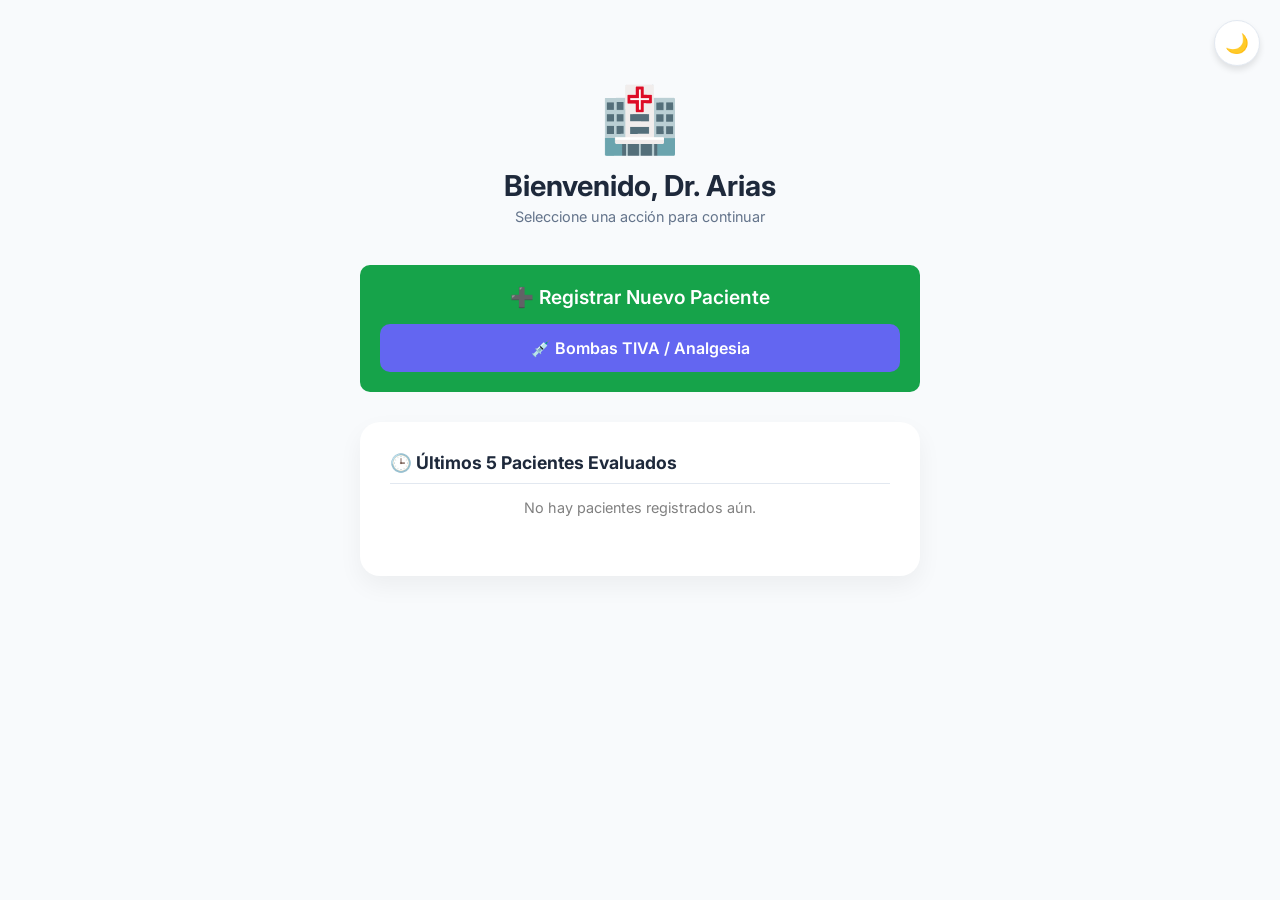
<file: index.html>
<!DOCTYPE html>
<html lang="es">
<head>
    <link rel="apple-touch-icon" href="icon.png">
    <meta charset="UTF-8">
    <meta name="viewport" content="width=device-width, initial-scale=1.0">
    <title>HemoCalc - Menú Principal</title>
    <link rel="manifest" href="manifest.json">
    <meta name="theme-color" content="#0f172a">
    <link href="https://fonts.googleapis.com/css2?family=Inter:wght@400;500;700&display=swap" rel="stylesheet">
    <link rel="stylesheet" href="styles.css">
</head>
<body class="calc-body">
    <button id="theme-btn" class="theme-toggle">🌙</button>

    <div class="calc-container" style="max-width: 600px;">
        <div class="calc-header">
            <div class="logo" style="font-size: 4rem; margin-bottom: 10px;">🏥</div>
            <h2>Bienvenido, Dr. Arias</h2>
            <p>Seleccione una acción para continuar</p>
        </div>

        <button onclick="nuevoPaciente()" class="btn-primary" style="font-size: 1.2rem; padding: 20px; background-color: #16a34a; margin-bottom: 30px;">
            ➕ Registrar Nuevo Paciente
            <a href="tiva.html" class="btn-primary" style="display: block; text-align: center; text-decoration: none; margin-top: 15px; background-color: #6366f1;">
    💉 Bombas TIVA / Analgesia
</a>
        </button>

        <div class="calc-card">
            <h3 style="margin-bottom: 15px; font-size: 1.1rem; color: var(--text-main); border-bottom: 1px solid var(--border-color); padding-bottom: 10px;">🕒 Últimos 5 Pacientes Evaluados</h3>
            
            <div id="lista-historial">
                <!-- Aquí aparecerán los pacientes mágicamente -->
            </div>
        </div>
    </div>

    <script>
        // Lógica del modo oscuro
        const themeBtn = document.getElementById('theme-btn');
        const currentTheme = localStorage.getItem('theme') || 'light';
        if (currentTheme === 'dark') { document.body.setAttribute('data-theme', 'dark'); themeBtn.innerText = '☀️'; }
        themeBtn.addEventListener('click', () => {
            let theme = document.body.getAttribute('data-theme');
            if (theme === 'dark') { document.body.removeAttribute('data-theme'); localStorage.setItem('theme', 'light'); themeBtn.innerText = '🌙'; } 
            else { document.body.setAttribute('data-theme', 'dark'); localStorage.setItem('theme', 'dark'); themeBtn.innerText = '☀️'; }
        });

        // --- FUNCIONES DEL HISTORIAL ---
        const listaHistorial = document.getElementById('lista-historial');
        const pacientesGuardados = JSON.parse(localStorage.getItem('historialPacientes')) || [];

        // Función para empezar de cero
        function nuevoPaciente() {
            localStorage.removeItem('pacienteActivoId'); // Borra la memoria temporal
            window.location.href = 'calculadora.html';
        }

        // Función para abrir un paciente viejo
        function abrirPaciente(id) {
            localStorage.setItem('pacienteActivoId', id); // Guarda el ID que queremos editar
            window.location.href = 'calculadora.html';
        }

        // Renderizar la lista
        if (pacientesGuardados.length === 0) {
            listaHistorial.innerHTML = "<p style='text-align:center; color:gray;'>No hay pacientes registrados aún.</p>";
        } else {
            pacientesGuardados.forEach(paciente => {
                // Le agregamos el 'onclick="abrirPaciente()"' y el cursor pointer
                listaHistorial.innerHTML += `
                    <div onclick="abrirPaciente(${paciente.id})" style="background-color: var(--bg-color); padding: 15px; border-radius: 10px; margin-bottom: 10px; border: 1px solid var(--border-color); cursor: pointer;">
                        <strong style="color: var(--primary-color); display:block;">${paciente.nombre}</strong>
                        <span style="font-size: 0.85rem; color: var(--text-muted);">Historia: ${paciente.historia} | Sangrado: ${paciente.sangrado} ml</span><br>
                        <span style="font-size: 0.8rem; color: gray;">Evaluado el: ${paciente.fecha}</span>
                    </div>
                `;
            });
        }
    </script>
    <script>
        if ('serviceWorker' in navigator) {
            navigator.serviceWorker.register('sw.js')
            .then(() => console.log('App lista para funcionar sin internet'));
        }
    </script>
</body>
</html>
</file>
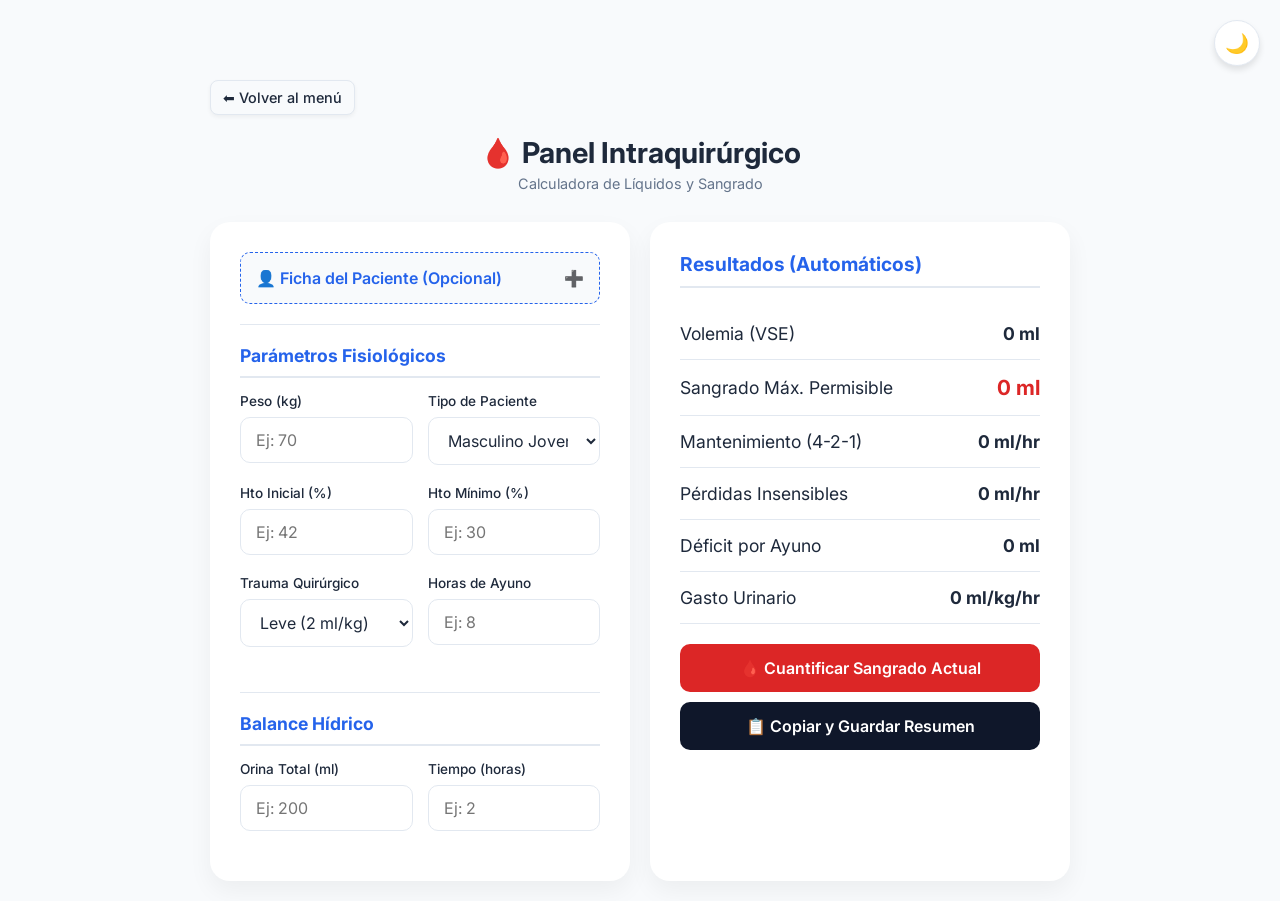
<file: calculadora.html>
<!DOCTYPE html>
<html lang="es">
<head>
    <link rel="apple-touch-icon" href="icon.png">
    <meta charset="UTF-8">
    <meta name="viewport" content="width=device-width, initial-scale=1.0">
    <title>HemoCalc - Calculadora</title>
    <link href="https://fonts.googleapis.com/css2?family=Inter:wght@400;500;700&display=swap" rel="stylesheet">
    <link rel="stylesheet" href="styles.css">
</head>
<body class="calc-body">
    <!-- Botón de Modo Oscuro -->
    <button id="theme-btn" class="theme-toggle">🌙</button>

    <div class="calc-container">
        <!-- Botón de Volver al Inicio -->
<!-- Botón de Volver al Inicio -->
        <a href="index.html" style="display: inline-flex; align-items: center; padding: 8px 12px; margin-bottom: 20px; color: var(--text-main); background-color: var(--bg-color); border: 1px solid var(--border-color); border-radius: 8px; text-decoration: none; font-size: 0.9rem; font-weight: 500; box-shadow: 0 2px 4px rgba(0,0,0,0.05);">
            ⬅ Volver al menú
        </a>        
        <div class="calc-header">
            <h2>🩸 Panel Intraquirúrgico</h2>
            <p>Calculadora de Líquidos y Sangrado</p>
        </div>

        <div class="calc-grid">
            <div class="calc-card input-section">
                
           <!-- NUEVO: Botón Desplegable de Identificación (Irrompible) -->
                <button type="button" id="btn-toggle-id" onclick="toggleFicha()" style="width: 100%; padding: 15px; background-color: var(--bg-color); border: 1px dashed var(--primary-color); color: var(--primary-color); border-radius: 10px; font-size: 1rem; font-weight: 600; cursor: pointer; margin-bottom: 20px; display: flex; justify-content: space-between; align-items: center; transition: all 0.3s;">
                    <span>👤 Ficha del Paciente (Opcional)</span>
                    <span id="toggle-icon">➕</span>
                </button>
                
                <!-- Contenedor de Identificación (Oculto por defecto) -->
                <div id="seccion-identificacion" style="display: none;">
                    <div class="input-group" style="margin-bottom: 15px;">
                        <label for="id-nombre">Nombre del Paciente</label>
                        <input type="text" id="id-nombre" placeholder="Nombre completo">
                    </div>
                    
                    <div class="input-row">
                        <div class="input-group">
                            <label for="id-cedula">Cédula</label>
                            <input type="text" id="id-cedula" inputmode="numeric" placeholder="N° de Cédula">
                        </div>
                        <div class="input-group">
                            <label for="id-historia">Historia Clínica</label>
                            <input type="text" id="id-historia" inputmode="numeric" placeholder="N° de Historia">
                        </div>
                    </div>

                    <div class="input-row" style="margin-top: 15px;">
                        <div class="input-group">
                            <label for="id-edad">Edad</label>
                            <input type="number" id="id-edad" inputmode="decimal" placeholder="Años">
                        </div>
                        <div class="input-group">
                            <label for="id-servicio">Servicio Quirúrgico</label>
                            <input type="text" id="id-servicio" placeholder="Ej: Traumatología...">
                        </div>
                    </div>

                    <div class="input-row" style="margin-top: 15px;">
                        <div class="input-group">
                            <label for="id-asa">Clasificación ASA</label>
                            <div style="display: flex; gap: 10px; align-items: center;">
                                <select id="id-asa" style="flex: 1;">
                                    <option value="-">Seleccionar...</option>
                                    <option value="ASA I">ASA I</option>
                                    <option value="ASA II">ASA II</option>
                                    <option value="ASA III">ASA III</option>
                                    <option value="ASA IV">ASA IV</option>
                                    <option value="ASA V">ASA V</option>
                                </select>
                                <label style="display: flex; align-items: center; gap: 5px; margin-bottom: 0; cursor: pointer; font-weight: 500; font-size: 0.9rem;">
                                    <input type="checkbox" id="id-asa-e" style="width: 18px; height: 18px; margin: 0; cursor: pointer;">
                                    (E)
                                </label>
                            </div>
                        </div>
                        <div class="input-group">
                            <label for="id-sangre">Tipo de Sangre</label>
                            <select id="id-sangre">
                                <option value="-">Seleccionar...</option>
                                <option value="O+">O+</option>
                                <option value="O-">O-</option>
                                <option value="A+">A+</option>
                                <option value="A-">A-</option>
                                <option value="B+">B+</option>
                                <option value="B-">B-</option>
                                <option value="AB+">AB+</option>
                                <option value="AB-">AB-</option>
                            </select>
                        </div>
                    </div>

                    <div class="input-group" style="margin-top: 15px;">
                        <label for="id-dx">Diagnóstico</label>
                        <input type="text" id="id-dx" placeholder="Diagnóstico de ingreso">
                    </div>

                    <div class="input-group" style="margin-top: 15px; margin-bottom: 25px;">
                        <label for="id-plan">Plan / Procedimiento</label>
                        <input type="text" id="id-plan" placeholder="Procedimiento a realizar">
                    </div>
                </div>

                <h3 style="margin-bottom: 15px; font-size: 1.1rem; color: var(--primary-color); border-top: 1px solid var(--border-color); padding-top: 20px;">Parámetros Fisiológicos</h3>
                
                <div class="input-row">
                    <div class="input-group">
                        <label for="peso">Peso (kg)</label>
                        <input type="number" id="peso" inputmode="decimal" placeholder="Ej: 70" min="1">
                    </div>
                    <div class="input-group">
                        <label for="tipo-paciente">Tipo de Paciente</label>
                        <select id="tipo-paciente">
                            <optgroup label="Adultos (Medios y Geriátricos)">
                                <option value="75">Masculino Joven/Medio (75 ml/kg)</option>
                                <option value="65">Femenino Joven/Medio (65 ml/kg)</option>
                                <option value="65">Anciano Masculino >65a (65 ml/kg)</option>
                                <option value="55">Anciana Femenina >65a (55 ml/kg)</option>
                                <option value="55">Paciente con Obesidad (55 ml/kg)</option>
                            </optgroup>
                            <optgroup label="Obstetricia">
                                <option value="90">Embarazada a término (90 ml/kg)</option>
                            </optgroup>
                            <optgroup label="Pediatría">
                                <option value="95">Prematuro (95 ml/kg)</option>
                                <option value="85">Neonato a término (85 ml/kg)</option>
                                <option value="80">Lactante < 1 año (80 ml/kg)</option>
                                <option value="75">Niño > 1 año (75 ml/kg)</option>
                            </optgroup>
                        </select>
                    </div>
                </div>

                <div class="input-row">
                    <div class="input-group">
                        <label for="hto-inicial">Hto Inicial (%)</label>
                        <input type="number" id="hto-inicial" inputmode="decimal" placeholder="Ej: 42" min="1">
                    </div>
                    <div class="input-group">
                        <label for="hto-minimo">Hto Mínimo (%)</label>
                        <input type="number" id="hto-minimo" inputmode="decimal" placeholder="Ej: 30" min="1">
                    </div>
                </div>

                <div class="input-row">
                    <div class="input-group">
                        <label for="trauma">Trauma Quirúrgico</label>
                        <select id="trauma">
                            <option value="2">Leve (2 ml/kg)</option>
                            <option value="4">Moderado (4 ml/kg)</option>
                            <option value="6">Severo (6 ml/kg)</option>
                        </select>
                    </div>
                    <div class="input-group">
                        <label for="ayuno">Horas de Ayuno</label>
                        <input type="number" id="ayuno" inputmode="decimal" placeholder="Ej: 8" min="0">
                    </div>
                </div>

                <h3 style="margin-top: 25px; margin-bottom: 15px; font-size: 1.1rem; color: var(--primary-color); border-top: 1px solid var(--border-color); padding-top: 20px;">Balance Hídrico</h3>
                <div class="input-row">
                    <div class="input-group">
                        <label for="vol-orina">Orina Total (ml)</label>
                        <input type="number" id="vol-orina" inputmode="decimal" placeholder="Ej: 200" min="0">
                    </div>
                    <div class="input-group">
                        <label for="tiempo-orina">Tiempo (horas)</label>
                        <input type="number" id="tiempo-orina" inputmode="decimal" placeholder="Ej: 2" min="0.1">
                    </div>
                </div>
            </div>

            <div class="calc-card result-section">
                <h3>Resultados (Automáticos)</h3>
                
                <div class="result-item"><span>Volemia (VSE)</span><strong id="res-volemia">0 ml</strong></div>
                <div class="result-item highlight"><span>Sangrado Máx. Permisible</span><strong id="res-sangrado">0 ml</strong></div>
                <div class="result-item"><span>Mantenimiento (4-2-1)</span><strong id="res-mantenimiento">0 ml/hr</strong></div>
                <div class="result-item"><span>Pérdidas Insensibles</span><strong id="res-insensibles">0 ml/hr</strong></div>
                <div class="result-item"><span>Déficit por Ayuno</span><strong id="res-ayuno">0 ml</strong></div>
                <div class="result-item"><span>Gasto Urinario</span><strong id="res-diuresis">0 ml/kg/hr</strong></div>

                <button id="btn-cuantificar" class="btn-primary" style="margin-top: 20px; background-color: #dc2626;">🩸 Cuantificar Sangrado Actual</button>
                <button id="btn-copiar" class="btn-primary" style="margin-top: 10px; background-color: #0f172a;">📋 Copiar y Guardar Resumen</button>
            </div>
        </div>
    </div>

    <!-- MODAL (Ventana de Cuantificación) -->
    <div id="modal-sangrado" class="modal">
        <div class="modal-content">
            <span class="close-btn">&times;</span>
            <h3>Cuantificación en Tiempo Real</h3>
            <div class="modal-grid">
                <div class="modal-section">
                    <h4>Gravimetría (Compresas)</h4>
                    <div class="input-group">
                        <label>Total Manchadas (g)</label>
                        <input type="number" id="peso-manchadas" inputmode="decimal" placeholder="Ej: 300">
                    </div>
                    <div class="input-group">
                        <label>Total Secas (g)</label>
                        <input type="number" id="peso-secas" inputmode="decimal" placeholder="Ej: 50">
                        <small style="font-size: 0.75rem; color: var(--text-muted);">*1g = 1ml de sangre</small>
                    </div>
                </div>
                <div class="modal-section">
                    <h4>Aspirador</h4>
                    <div class="input-group">
                        <label>Total Frasco (ml)</label>
                        <input type="number" id="vol-frasco" inputmode="decimal" placeholder="Ej: 800">
                    </div>
                    <div class="input-group">
                        <label>Lavado (ml)</label>
                        <input type="number" id="vol-lavado" inputmode="decimal" placeholder="Ej: 500">
                    </div>
                </div>
            </div>
            
            <div class="modal-result"><span>Pérdida Actual:</span><strong id="sangrado-actual">0 ml</strong></div>
            
            <!-- Reposición Inteligente -->
            <div style="margin-top: 15px; padding: 15px; background-color: var(--bg-color); border-radius: 8px; border: 1px solid var(--border-color);">
                <h4 style="margin-bottom: 10px; color: var(--text-main); font-size: 0.9rem;">Meta de Reposición Sugerida:</h4>
                <div style="display: flex; justify-content: space-between; margin-bottom: 5px;"><span>💧 Cristaloides (3:1)</span><strong id="meta-cristaloides" style="color: #2563eb;">0 ml</strong></div>
                <!-- Fila oculta de Sangre -->
                <div id="meta-sangre-row" style="display: none; justify-content: space-between; margin-bottom: 15px;"><span>🩸 Sangre / Coloides (1:1)</span><strong id="meta-coloides" style="color: #dc2626;">0 ml</strong></div>
                
                <h4 style="margin-bottom: 10px; color: var(--text-main); font-size: 0.9rem; border-top: 1px solid var(--border-color); padding-top: 10px;">Líquidos Administrados:</h4>
                <div class="input-row">
                    <div class="input-group" style="margin-bottom: 10px;">
                        <input type="number" id="cristaloides-pasados" inputmode="decimal" placeholder="Cristaloides (ml)">
                    </div>
                    <div class="input-group" style="margin-bottom: 10px;">
                        <input type="number" id="coloides-pasados" inputmode="decimal" placeholder="Sangre/Coloides (ml)">
                    </div>
                </div>

                <div style="background-color: rgba(217, 119, 6, 0.1); padding: 10px; border-radius: 5px; border: 1px solid #fcd34d;">
                    <div style="display: flex; justify-content: space-between; font-size: 0.9rem;"><span>💧 Falta (Cristaloide):</span><strong id="falta-cristaloides" style="color: #d97706;">0 ml</strong></div>
                    <!-- Fila oculta de falta Sangre -->
                    <div id="falta-sangre-row" style="display: none; justify-content: space-between; font-size: 0.9rem; margin-top: 5px;"><span>🩸 Falta (Sangre/Coloide):</span><strong id="falta-coloides" style="color: #dc2626;">0 ml</strong></div>
                </div>
            </div>
            <div id="alerta-transfusion" class="alerta oculta">⚠️ El sangrado alcanzó el 80% del límite permisible.</div>
        </div>
    </div>

    <script src="calculadora.js"></script>
</body>
</html>
</file>
<file: styles.css>
/* Variables de colores (Tema Claro por defecto) */
:root {
    --primary-color: #2563eb;
    --primary-hover: #1d4ed8;
    --bg-color: #f8fafc;
    --card-bg: #ffffff;
    --text-main: #1e293b;
    --text-muted: #64748b;
    --border-color: #e2e8f0;
}

/* Variables de colores (Tema Oscuro) */
[data-theme="dark"] {
    --primary-color: #3b82f6;
    --primary-hover: #60a5fa;
    --bg-color: #0f172a;
    --card-bg: #1e293b;
    --text-main: #f8fafc;
    --text-muted: #94a3b8;
    --border-color: #334155;
}

* {
    margin: 0;
    padding: 0;
    box-sizing: border-box;
    font-family: 'Inter', sans-serif;
    transition: background-color 0.3s ease, color 0.3s ease; /* Transición suave de colores */
}

body {
    background-color: var(--bg-color);
    display: flex;
    justify-content: center;
    align-items: center;
    min-height: 100vh;
    color: var(--text-main);
}

/* --- Botón de Tema (Modo Oscuro) --- */
.theme-toggle {
    position: fixed; /* <--- ESTO ES LO QUE CAMBIA */
    top: 20px;
    right: 20px;
    background-color: var(--card-bg);
    border: 1px solid var(--border-color);
    color: var(--text-main);
    padding: 10px;
    border-radius: 50%;
    cursor: pointer;
    font-size: 1.2rem;
    box-shadow: 0 4px 6px rgba(0,0,0,0.1);
    z-index: 1000; /* Le subimos a 1000 para que nada lo tape */
}

/* El resto de tus estilos originales... */
.login-container { width: 100%; max-width: 400px; padding: 20px; }
.login-card { background-color: var(--card-bg); padding: 40px 30px; border-radius: 20px; box-shadow: 0 10px 25px rgba(0, 0, 0, 0.05); text-align: center; }
.logo { font-size: 3rem; margin-bottom: 10px; }
h2 { font-size: 1.8rem; font-weight: 700; margin-bottom: 5px; }
p { color: var(--text-muted); font-size: 0.9rem; margin-bottom: 30px; }
.input-group { text-align: left; margin-bottom: 20px; flex: 1; }
.input-group label { display: block; font-size: 0.85rem; font-weight: 500; margin-bottom: 8px; color: var(--text-main); }
.input-group input { width: 100%; padding: 12px 15px; border: 1px solid var(--border-color); border-radius: 10px; font-size: 1rem; outline: none; background-color: var(--card-bg); color: var(--text-main); }
.input-group input:focus { border-color: var(--primary-color); box-shadow: 0 0 0 3px rgba(37, 99, 235, 0.1); }
.input-group select { width: 100%; padding: 12px 15px; border: 1px solid var(--border-color); border-radius: 10px; font-size: 1rem; background-color: var(--card-bg); color: var(--text-main); outline: none; }

.btn-primary { width: 100%; padding: 14px; background-color: var(--primary-color); color: white; border: none; border-radius: 10px; font-size: 1rem; font-weight: 600; cursor: pointer; margin-top: 10px; }
.btn-primary:hover { background-color: var(--primary-hover); }
.btn-primary:active { transform: scale(0.98); }

.calc-body { align-items: flex-start; padding-top: 60px; }
.calc-container { width: 100%; max-width: 900px; padding: 20px; margin: 0 auto; position: relative; }
.calc-header { text-align: center; margin-bottom: 30px; }
.calc-grid { display: grid; grid-template-columns: 1fr 1fr; gap: 20px; }
.calc-card { background-color: var(--card-bg); padding: 30px; border-radius: 20px; box-shadow: 0 10px 25px rgba(0, 0, 0, 0.05); }
.calc-card h3 { margin-bottom: 20px; color: var(--primary-color); font-size: 1.2rem; border-bottom: 2px solid var(--border-color); padding-bottom: 10px; }
.input-row { display: flex; gap: 15px; }
.result-item { display: flex; justify-content: space-between; align-items: center; padding: 15px 0; border-bottom: 1px solid var(--border-color); font-size: 1.1rem; }
.result-item:last-child { border-bottom: none; }
.result-item.highlight strong { color: #dc2626; font-size: 1.3rem; }

.modal { display: none; position: fixed; z-index: 1000; left: 0; top: 0; width: 100%; height: 100%; background-color: rgba(0, 0, 0, 0.7); backdrop-filter: blur(4px); justify-content: center; align-items: center; }
.modal-content { background-color: var(--card-bg); padding: 30px; border-radius: 20px; width: 90%; max-width: 600px; position: relative; max-height: 90vh; overflow-y: auto; }
.close-btn { position: absolute; top: 20px; right: 25px; font-size: 1.8rem; color: var(--text-muted); cursor: pointer; }
.close-btn:hover { color: #dc2626; }
.modal-grid { display: grid; grid-template-columns: 1fr 1fr; gap: 20px; margin: 20px 0; }
.modal-section { background-color: var(--bg-color); padding: 15px; border-radius: 10px; border: 1px solid var(--border-color); }
.modal-result { display: flex; justify-content: space-between; align-items: center; background-color: rgba(239, 68, 68, 0.1); padding: 20px; border-radius: 10px; border: 1px solid #fca5a5; font-size: 1.2rem; margin-top: 20px; }
.modal-result strong { color: #dc2626; font-size: 1.8rem; }
.alerta { margin-top: 15px; padding: 15px; background-color: rgba(239, 68, 68, 0.1); color: #ef4444; text-align: center; border-radius: 8px; font-weight: bold; border: 1px solid #ef4444; }
.oculta { display: none; }

@media (max-width: 768px) {
    .calc-grid { grid-template-columns: 1fr; }
    .modal-grid { grid-template-columns: 1fr; }
}
</file>
